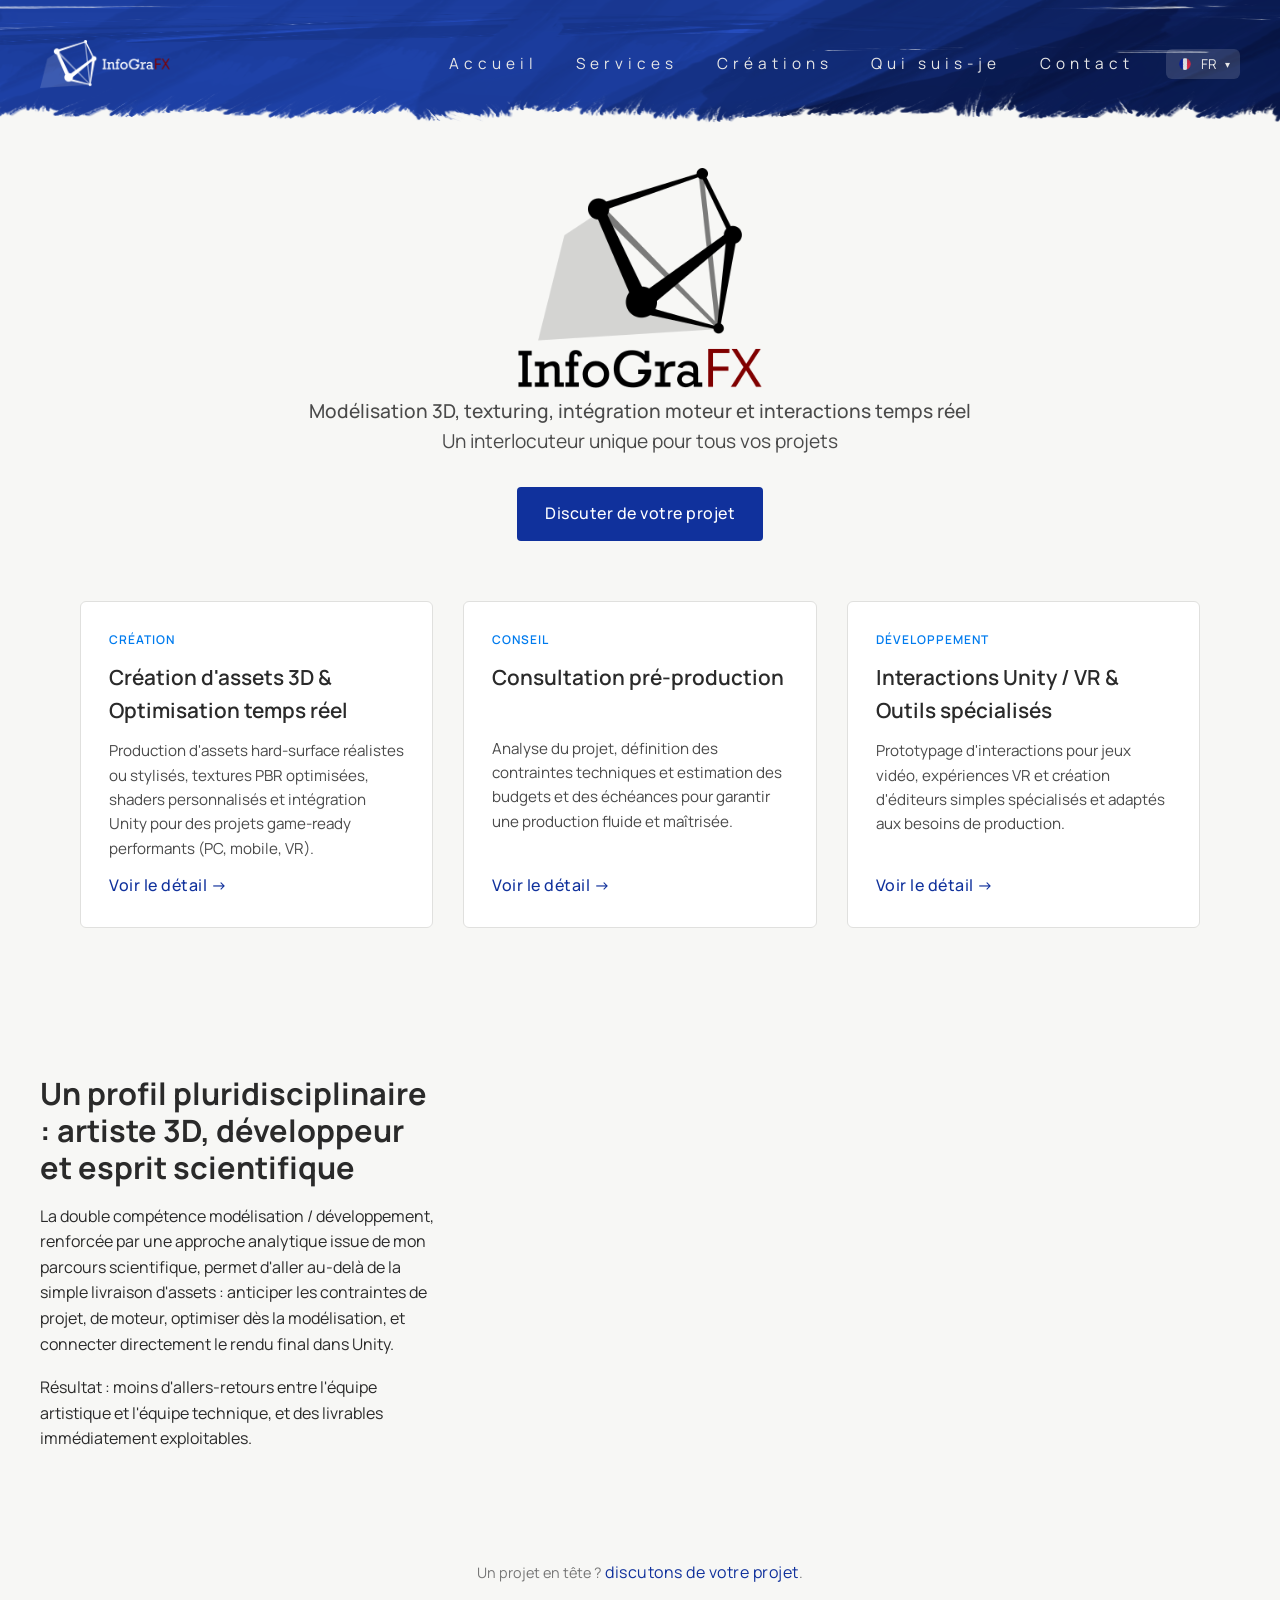
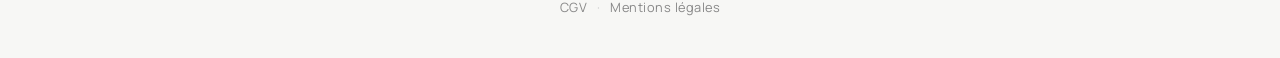
<file: index.html>
<!DOCTYPE html>
<html lang="fr">
<head>
    <meta charset="UTF-8">
    <meta name="viewport" content="width=device-width, initial-scale=1.0">
    <title>InfoGraFX - Modélisation 3D, Texturing & Développement Unity</title>
    <meta name="description" content="InfoGraFX conçoit des assets 3D, du texturing et des expériences interactives Unity pour le jeu vidéo, le cinéma et la publicité. Conseil, production et intégration technique.">

    <link rel="stylesheet" href="./css/styles.css">
    <link rel="stylesheet" href="./css/components/MediaBlock.css">
    <link rel="stylesheet" href="./css/components/Lightbox.css">
    <link href="https://fonts.googleapis.com/css2?family=Manrope:wght@300;400;500;600&display=swap" rel="stylesheet">
</head>

<body>

<header>
    <img src="./assets/Images/Logo/logo1BATD.png" class="minlogo" alt="InfoGraFX">
    <div class="headerRight">
        <nav>
            <a href="index.html" data-i18n="nav.home">Accueil</a>
            <a href="services.html" data-i18n="nav.services">Services</a>
            <a href="creations.html" data-i18n="nav.creations">Créations</a>
            <a href="apropos.html" data-i18n="nav.about">Qui suis-je</a>
            <a href="contact.html" data-i18n="nav.contact">Contact</a>
        </nav>
        <div class="langSwitch">
            <button type="button" class="langSwitchToggle" aria-haspopup="true" aria-expanded="false">
                <img src="./assets/Icons/lang_fr.png" alt="" class="flagIcon langCurrentFlag" onerror="this.style.display='none'" onload="this.style.display=''">
                <span class="langCurrent">FR</span>
                <span class="langCaret">▾</span>
            </button>
            <ul class="langMenu">
                <li><button type="button" class="langOption isActive" data-lang="fr"><img src="./assets/Icons/lang_fr.png" alt="" class="flagIcon" onerror="this.style.display='none'" onload="this.style.display=''"> Français</button></li>
                <li><button type="button" class="langOption" data-lang="en"><img src="./assets/Icons/lang_en.png" alt="" class="flagIcon" onerror="this.style.display='none'" onload="this.style.display=''"> English</button></li>
            </ul>
        </div>
    </div>
</header>

<section class="hero">
    <img src="./assets/Images/Logo/logo1NATB.png" class="logo">
    <p class="heroTagline" data-i18n="home.hero.tagline">Modélisation 3D, texturing, intégration moteur et interactions temps réel </p>
    <p data-i18n="home.hero.subtitle">Un interlocuteur unique pour tous vos projets</p>
    <a href="contact.html" class="heroCta" data-i18n="home.hero.cta">Discuter de votre projet</a>
</section>

<section class="pillars">
    <div class="pillarCard">
        <span class="pillarLabel" data-i18n="home.pillars.creation.label">Création</span>
        <h2 data-i18n="home.pillars.creation.title">Création d'assets 3D & Optimisation temps réel  </h2>
        <p data-i18n="home.pillars.creation.desc">Production d'assets hard-surface réalistes ou stylisés, textures PBR optimisées, shaders personnalisés et intégration Unity pour des projets game-ready performants (PC, mobile, VR).</p>
        <a href="services.html#creation" data-i18n="home.pillars.creation.link">Voir le détail →</a>
    </div>
    
    <div class="pillarCard">
        <span class="pillarLabel" data-i18n="home.pillars.conseil.label">Conseil</span>
        <h2 data-i18n="home.pillars.conseil.title">Consultation pré-production</h2>
        <p data-i18n="home.pillars.conseil.desc"> Analyse du projet, définition des contraintes techniques et estimation des budgets et des échéances pour garantir une production fluide et maîtrisée.</p>
        <a href="services.html#conseil" data-i18n="home.pillars.conseil.link">Voir le détail →</a>
    </div>
    <div class="pillarCard">
        <span class="pillarLabel" data-i18n="home.pillars.dev.label">Développement</span>
        <h2 data-i18n="home.pillars.dev.title">Interactions Unity / VR & Outils spécialisés</h2>
        <p data-i18n="home.pillars.dev.desc"> Prototypage d'interactions pour jeux vidéo, expériences VR et création d'éditeurs simples spécialisés et adaptés aux besoins de production.</p>
        <a href="services.html#dev" data-i18n="home.pillars.dev.link">Voir le détail →</a>
    </div>
</section>

<section class="mediaBlock mediaBlockAnimated mediaBlockFromRight">
    <div class="mediaBlockText">
        <h2 class="mediaBlockTitle" data-i18n="home.dualskills.title"> Un profil pluridisciplinaire : artiste 3D, développeur et esprit scientifique</h2>
        <p class="mediaBlockDescription" data-i18n="home.dualskills.desc1">La double compétence modélisation / développement, renforcée par une approche analytique issue de mon parcours scientifique, 
            permet d'aller au-delà de la simple livraison d'assets : anticiper les contraintes de projet, de moteur, optimiser dès la modélisation, et connecter directement le rendu final dans Unity.
</p>
        <p class="mediaBlockDescription" data-i18n="home.dualskills.desc2">Résultat : moins d'allers-retours entre l'équipe artistique et l'équipe technique, et des livrables immédiatement exploitables.</p>
    </div>
    <div class="mediaBlockMediaGroup mediaBlockMediaGroupSingle animated-image">
        <img src="./assets/Images/UnityProjects/QuebecTour360/dualskills.png" class="mediaBlockMedia">
    </div>
</section>

<footer>
    <p data-i18n="home.footer.cta">Un projet en tête ? <a class= footerLink href="contact.html" data-i18n="home.footer.ctaLink">discutons de votre projet</a>.</p>
    <p class="footerLegal">
        <a href="cvg.html" data-i18n="footer.cgv">CGV</a>
        <span>·</span>
        <a href="mentions-legales.html" data-i18n="footer.legal">Mentions légales</a>
    </p>
</footer>

<script type="module" src="./js/components/navToggle.js"></script>
<script type="module" src="./js/components/i18n.js"></script>
<script type="module" src="./js/main.js"></script>

</body>
</html>
</file>
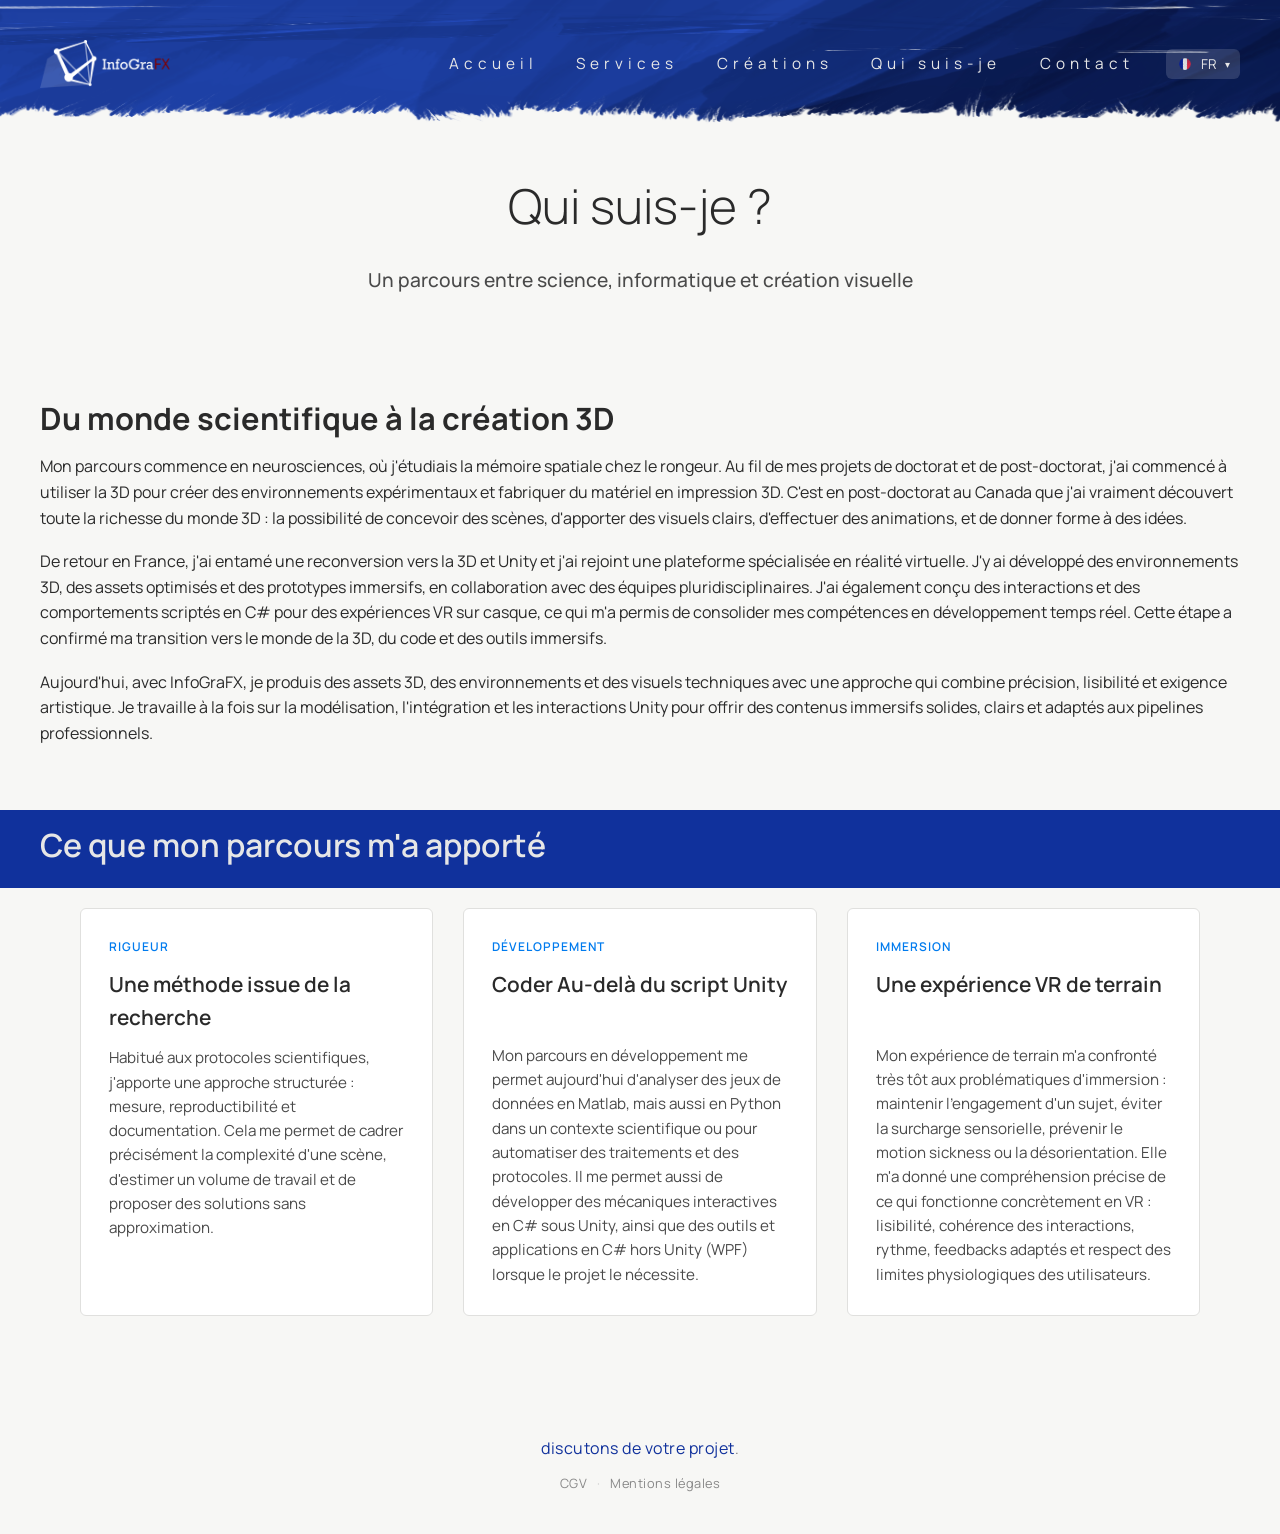
<file: apropos.html>
<!DOCTYPE html>
<html lang="fr">

<head>
    <meta charset="UTF-8">
    <meta name="viewport" content="width=device-width, initial-scale=1.0">
    <title>Qui suis-je – InfoGraFX</title>
    <meta name="description"
        content="Parcours de François-Xavier Michon, fondateur d'InfoGraFX : des neurosciences à la 3D, la VR et le développement Unity.">

    <link rel="stylesheet" href="css/styles.css">
    <link rel="stylesheet" href="css/components/MediaBlock.css">
    <link rel="stylesheet" href="css/components/Lightbox.css">
    <link href="https://fonts.googleapis.com/css2?family=Manrope:wght@300;400;500;600&display=swap" rel="stylesheet">
</head>

<body>
<header>
    <img src="./assets/Images/Logo/logo1BATD.png" class="minlogo" alt="InfoGraFX">
    <div class="headerRight">
        <nav>
            <a href="index.html" data-i18n="nav.home">Accueil</a>
            <a href="services.html" data-i18n="nav.services">Services</a>
            <a href="creations.html" data-i18n="nav.creations">Créations</a>
            <a href="apropos.html" data-i18n="nav.about">Qui suis-je</a>
            <a href="contact.html" data-i18n="nav.contact">Contact</a>
        </nav>
        <div class="langSwitch">
            <button type="button" class="langSwitchToggle" aria-haspopup="true" aria-expanded="false">
                <img src="./assets/Icons/lang_fr.png" alt="" class="flagIcon langCurrentFlag" onerror="this.style.display='none'" onload="this.style.display=''">
                <span class="langCurrent">FR</span>
                <span class="langCaret">▾</span>
            </button>
            <ul class="langMenu">
                <li><button type="button" class="langOption isActive" data-lang="fr"><img src="./assets/Icons/lang_fr.png" alt="" class="flagIcon" onerror="this.style.display='none'" onload="this.style.display=''"> Français</button></li>
                <li><button type="button" class="langOption" data-lang="en"><img src="./assets/Icons/lang_en.png" alt="" class="flagIcon" onerror="this.style.display='none'" onload="this.style.display=''"> English</button></li>
            </ul>
        </div>
    </div>
</header>

    <section class="hero">
        <h1 data-i18n="about.hero.title">Qui suis-je ?</h1>
        <!-- <p class="heroTagline">Un parcours parti des neurosciences, arrivé à la 3D et au développement Unity par la recherche immersive.</p> -->
        <p data-i18n="about.hero.tagline" class="heroTagline"> Un parcours entre science, informatique et création visuelle</p>
    </section>

    <section class="mediaBlock mediaBlockAnimated mediaBlockFromRight">
        <div class="mediaBlockText">
            <!-- <h2 class="mediaBlockTitle">Un chercheur devenu artisan du visuel et du code</h2> -->
            <h2 data-i18n=about.intro.title class="mediaBlockTitle">Du monde scientifique à la création 3D</h2>
            <!-- <p class="mediaBlockDescription">Mon parcours a commencé en neurosciences et déjà lié à l'étude de la réalitée virtuelle sur animaux. Lors de mon post-doctorat, j'ai continuer de découvrir la puissance la richesse de la création 3D et des environnements immersifs - une passion qui ne m'a plus quitté depuis.</p>
        <p class="mediaBlockDescription">De retour en France, j'ai travaillé au sein d'une plateforme de recherche spécialisée en VR, où j'ai consolidé mes compétences en modélisation, intégration technique et programmation, au contact d'exigences scientifiques strictes.</p>
        <p class="mediaBlockDescription">Basé à Marseille, je conçois aujourd'hui sous InfoGraFX des assets 3D, des scènes et des interactions qui mêlent rigueur technique et sensibilité visuelle.</p> -->

            <p data-i18n=about.intro.desc1 class="mediaBlockDescription">Mon parcours commence en neurosciences, où j'étudiais la mémoire spatiale
                chez le rongeur.
                Au fil de mes projets de doctorat et de post-doctorat, j'ai commencé à utiliser la 3D pour créer des
                environnements
                expérimentaux et fabriquer du matériel en impression 3D.
                C'est en post-doctorat au Canada que j'ai vraiment découvert toute la richesse du monde 3D : la
                possibilité de concevoir des scènes, d'apporter des visuels clairs, d'effectuer des animations,
                et de donner forme à des idées.

            <p data-i18n=about.intro.desc2> De retour en France, j'ai entamé une reconversion vers la 3D et Unity et j'ai rejoint une plateforme
                spécialisée en réalité virtuelle.
                J'y ai développé des environnements 3D, des assets optimisés et des prototypes immersifs, en
                collaboration avec des équipes pluridisciplinaires.
                J'ai également conçu des interactions et des comportements scriptés en C# pour des expériences VR sur
                casque, ce qui m'a permis de consolider mes compétences en développement temps réel.
                Cette étape a confirmé ma transition vers le monde de la 3D, du code et des outils immersifs.
            </p>
            <p data-i18n=about.intro.desc3 class="mediaBlockDescription"> Aujourd'hui, avec InfoGraFX, je produis des assets 3D, des environnements
                et des visuels
                techniques avec une approche qui combine précision, lisibilité et exigence artistique. Je travaille à la
                fois sur
                la modélisation, l'intégration et les interactions Unity pour offrir des contenus immersifs solides,
                clairs et adaptés aux
                pipelines professionnels.
            </p>
        </div>
        <!-- <img src="assets/Images/ProfilePhoto.png" class="mediaBlockMedia animated-image"> -->
    </section>

    <h2 data-i18n=about.pillars.title class="sectionTitle" >Ce que mon parcours m'a apporté</h2>

    <section class="pillars">
        <div class="pillarCard">
            <span data-i18n=about.pillars.rigueur.label class="pillarLabel">Rigueur</span>
            <h2 data-i18n=about.pillars.rigueur.title >Une méthode issue de la recherche</h2>
            <p data-i18n=about.pillars.rigueur.desc>
                Habitué aux protocoles scientifiques, j'apporte une approche structurée : mesure, reproductibilité et
                documentation.
                Cela me permet de cadrer précisément la complexité d'une scène, d'estimer un volume de travail et de
                proposer des
                solutions sans approximation.
            </p>
        </div>
        <div class="pillarCard">
            <span data-i18n=about.pillars.dev.label class="pillarLabel">Développement</span>
            <h2 data-i18n=about.pillars.dev.title>Coder Au-delà du script Unity</h2>
            <p data-i18n=about.pillars.dev.desc>
                Mon parcours en développement me permet aujourd'hui d'analyser des jeux de données en Matlab, mais aussi
                en Python dans un contexte scientifique ou pour automatiser des traitements et des protocoles.
                Il me permet aussi de développer des mécaniques interactives en C# sous Unity, ainsi que des outils et
                applications en C# hors Unity (WPF) lorsque le projet le nécessite.
            </p>
        </div>
        <div class="pillarCard">
            <span data-i18n=about.pillars.immersion.label class="pillarLabel">Immersion</span>
            <h2 data-i18n=about.pillars.immersion.title>Une expérience VR de terrain</h2>
            <p data-i18n=about.pillars.immersion.desc>
                Mon expérience de terrain m'a confronté très tôt aux problématiques d'immersion : maintenir l'engagement
                d'un sujet, éviter la surcharge sensorielle, prévenir le motion sickness ou la désorientation.
                Elle m'a donné une compréhension précise de ce qui fonctionne concrètement en VR : lisibilité, cohérence
                des interactions, rythme, feedbacks adaptés et respect des limites physiologiques des utilisateurs.

            </p>
        </div>
    </section>

    <footer>
        <p data-i18n=about.footer.cta> <a class= footerLink data-i18n=about.footer.ctaLink href="contact.html">discutons de votre projet</a>.</p>
                <p class="footerLegal">
            <a href="cvg.html" data-i18n="footer.cgv">CGV</a>
            <span>·</span>
            <a href="mentions-legales.html" data-i18n="footer.legal">Mentions légales</a>
        </p>
    </footer>

    <script type="module" src="./js/components/navToggle.js"></script>
    <script type="module" src="./js/components/i18n.js"></script>
    <script type="module" src="js/main.js"></script>

</body>

</html>
</file>
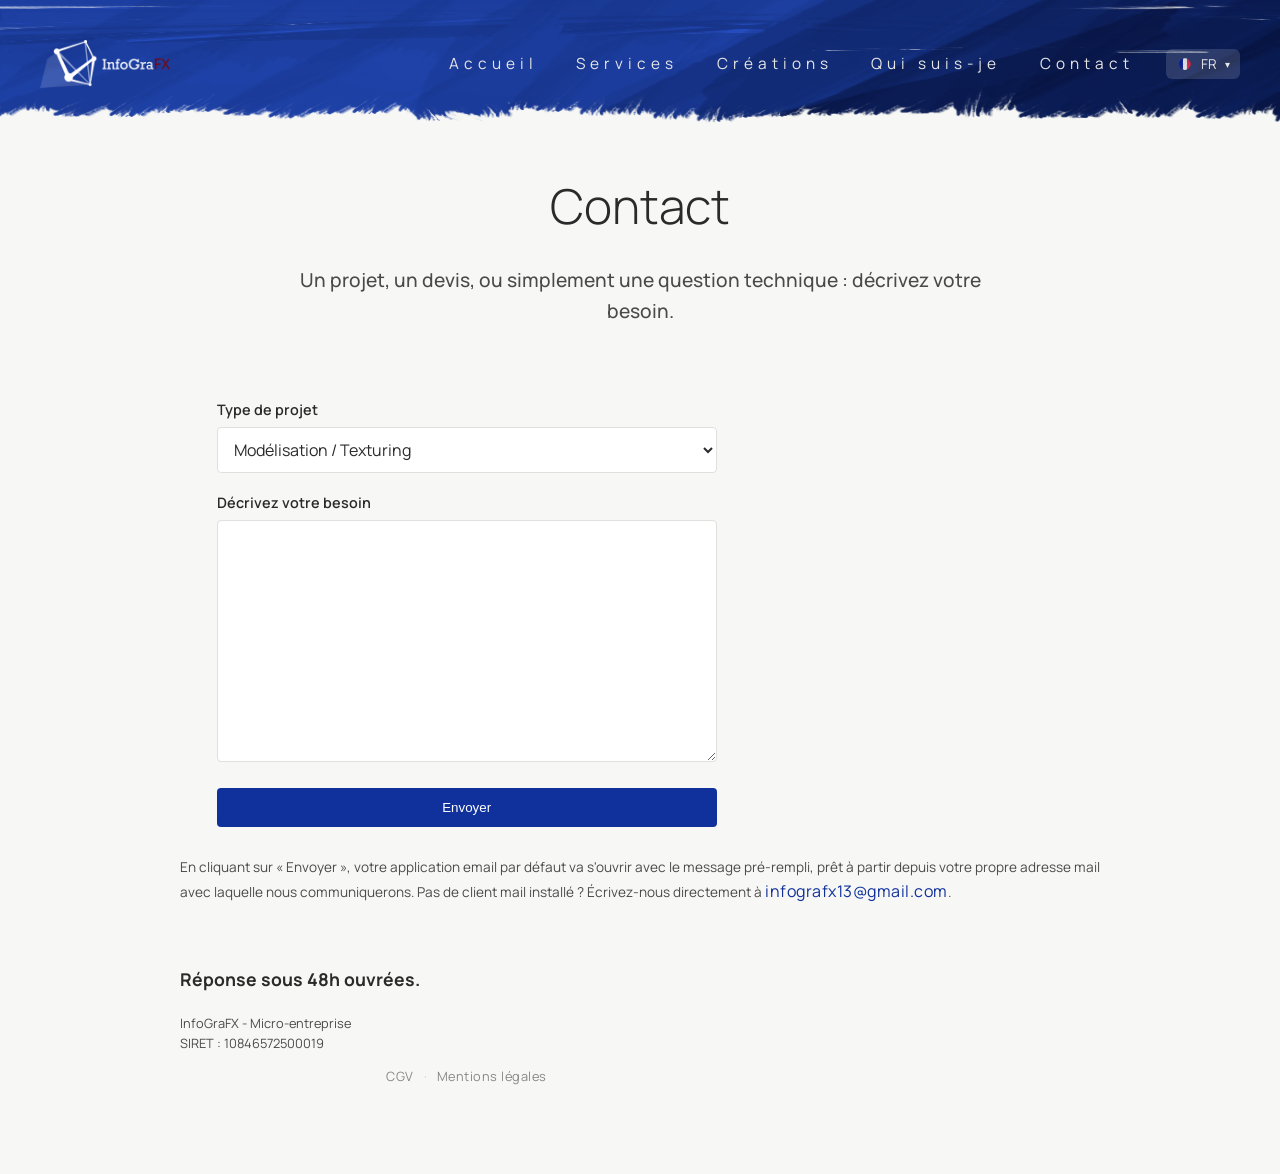
<file: contact.html>
<!DOCTYPE html>
<html lang="fr">
<head>
    <meta charset="UTF-8">
    <meta name="viewport" content="width=device-width, initial-scale=1.0">
    <title>Contact – InfoGraFX</title>
    <meta name="description" content="Contactez InfoGraFX pour un devis de modélisation 3D, texturing ou développement Unity.">

    <link rel="stylesheet" href="./css/styles.css">
    <link href="https://fonts.googleapis.com/css2?family=Manrope:wght@300;400;500;600&display=swap" rel="stylesheet">
</head>

<body>
<header>            
    <img src="./assets/Images/Logo/logo1BATD.png" class="minlogo" alt="InfoGraFX">
    <div class="headerRight">
        <nav>
            <a href="index.html" data-i18n="nav.home">Accueil</a>
            <a href="services.html" data-i18n="nav.services">Services</a>
            <a href="creations.html" data-i18n="nav.creations">Créations</a>
            <a href="apropos.html" data-i18n="nav.about">Qui suis-je</a>
            <a href="contact.html" data-i18n="nav.contact">Contact</a>
        </nav>
        <div class="langSwitch">
            <button type="button" class="langSwitchToggle" aria-haspopup="true" aria-expanded="false">
                <img src="./assets/Icons/lang_fr.png" alt="" class="flagIcon langCurrentFlag" onerror="this.style.display='none'" onload="this.style.display=''">
                <span class="langCurrent">FR</span>
                <span class="langCaret">▾</span>
            </button>
            <ul class="langMenu">
                <li><button type="button" class="langOption isActive" data-lang="fr"><img src="./assets/Icons/lang_fr.png" alt="" class="flagIcon" onerror="this.style.display='none'" onload="this.style.display=''"> Français</button></li>
                <li><button type="button" class="langOption" data-lang="en"><img src="./assets/Icons/lang_en.png" alt="" class="flagIcon" onerror="this.style.display='none'" onload="this.style.display=''"> English</button></li>
            </ul>
        </div>
    </div>
</header>

<section class="hero">
    <h1 data-i18n="contact.hero.title">Contact</h1>
    <p class="heroTagline" data-i18n="contact.hero.tagline">Un projet, un devis, ou simplement une question technique : décrivez votre besoin.</p>
</section>

<section class="contactWrapper">
    <!-- Solution temporaire sans service tiers : ouvre le client mail du visiteur
         avec les champs pré-remplis. Limite : ne fonctionne que si un client mail
         est configuré sur l'appareil (peut ne rien faire sur certains mobiles/webmail). -->
    <form class="contactForm" action="mailto:infografx13@gmail.com" method="POST" enctype="text/plain">
        <label for="projectType" data-i18n="contact.form.projectType">Type de projet</label>
        <select id="projectType" name="Type_de_projet">
            <option data-i18n="contact.form.option.modeling">Modélisation / Texturing </option>
            <option data-i18n="contact.form.option.dev">Développement Unity / Outils / VR</option>
            <option data-i18n="contact.form.option.conseil"> Conseil / Cadrage de projet</option>
            <option data-i18n="contact.form.option.other">Autre</option>
        </select>

        <label for="message" data-i18n="contact.form.message">Décrivez votre besoin</label>
        <textarea id="message" name="Message" rows="10" required></textarea>

        <button type="submit" data-i18n="contact.form.submit">Envoyer</button>
    </form>

    <p class="mailtoNote" data-i18n="contact.mailtoNote">En cliquant sur « Envoyer », votre application email par défaut va s'ouvrir avec le message pré-rempli, prêt à partir depuis votre propre adresse mail avec laquelle nous communiquerons. Pas de client mail installé ? Écrivez-nous directement à <a class= footerLink href="mailto:infografx13@gmail.com">infografx13@gmail.com</a>.</p>

    <div class="contactInfo">
        <h2 data-i18n="contact.info.title">Réponse sous 48h ouvrées.</h2>
        <p class="legalNote">InfoGraFX - Micro-entreprise <br>
            SIRET : 10846572500019</p>
        <p class="footerLegal">
            <a href="cvg.html" data-i18n="footer.cgv">CGV</a>
            <span>·</span>
            <a href="mentions-legales.html" data-i18n="footer.legal">Mentions légales</a>
        </p>
    </div>
</section>

<script type="module" src="./js/components/navToggle.js"></script>
<script type="module" src="./js/components/i18n.js"></script>
<script type="module" src="./js/components/contactForm.js"></script>

</body>
</html>
</file>
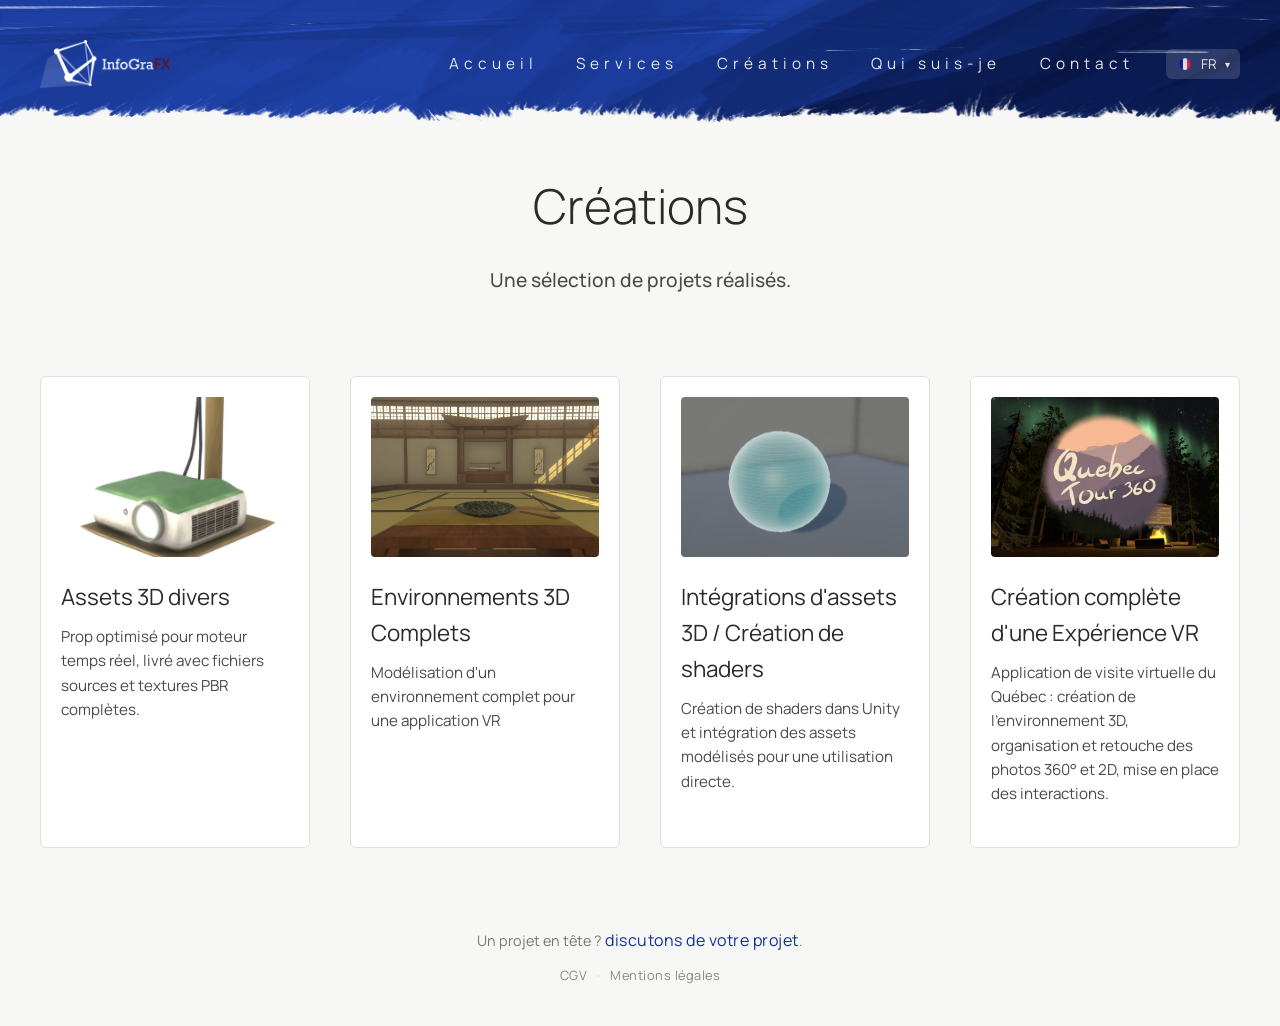
<file: creations.html>
<!DOCTYPE html>
<html lang="fr">

<head>
    <meta charset="UTF-8">
    <meta name="viewport" content="width=device-width, initial-scale=1.0">
    <title>Créations – InfoGraFX</title>
    <meta name="description"
        content="Portfolio de modélisation 3D, texturing et intégrations Unity réalisées par InfoGraFX.">

    <link rel="stylesheet" href="./css/styles.css">
    <link rel="stylesheet" href="./css/components/Lightbox.css">
    <link href="https://fonts.googleapis.com/css2?family=Manrope:wght@300;400;500;600&display=swap" rel="stylesheet">
</head>

<body>
    <header>
        <img src="./assets/Images/Logo/logo1BATD.png" class="minlogo" alt="InfoGraFX">
        <div class="headerRight">
            <nav>
                <a href="index.html" data-i18n="nav.home">Accueil</a>
                <a href="services.html" data-i18n="nav.services">Services</a>
                <a href="creations.html" data-i18n="nav.creations">Créations</a>
                <a href="apropos.html" data-i18n="nav.about">Qui suis-je</a>
                <a href="contact.html" data-i18n="nav.contact">Contact</a>
            </nav>
            <div class="langSwitch">
                <button type="button" class="langSwitchToggle" aria-haspopup="true" aria-expanded="false">
                    <img src="./assets/Icons/lang_fr.png" alt="" class="flagIcon langCurrentFlag" onerror="this.style.display='none'" onload="this.style.display=''">
                    <span class="langCurrent">FR</span>
                    <span class="langCaret">▾</span>
                </button>
                <ul class="langMenu">
                    <li><button type="button" class="langOption isActive" data-lang="fr"><img src="./assets/Icons/lang_fr.png" alt="" class="flagIcon" onerror="this.style.display='none'" onload="this.style.display=''"> Français</button></li>
                    <li><button type="button" class="langOption" data-lang="en"><img src="./assets/Icons/lang_en.png" alt="" class="flagIcon" onerror="this.style.display='none'" onload="this.style.display=''"> English</button></li>
                </ul>
            </div>
        </div>
    </header>

    <section class="hero">
        <h1 data-i18n="creations.hero.title">Créations</h1>
        <p class="heroTagline" data-i18n="creations.hero.tagline">Une sélection de projets réalisés.</p>
    </section>

    <section class="cards">
        <div class="card">
            <img src="./assets/Images/3D/Objects/Retroprojector.png" alt="Vidéoprojecteur 3D game-ready">
            <h2 data-i18n="creations.card1.title">Assets 3D divers</h2>
            <p data-i18n="creations.card1.desc">Prop optimisé pour moteur temps réel, livré avec fichiers sources et textures PBR complètes.</p>
            <script type="application/json" class="cardGallery">
        [
            {"src": "./assets/Images/3D/Objects/Retroprojector.png", "alt": "Retroprojecteur", "caption": "Retroprojecteur : Style stylisé"},
            {"src": "./assets/Images/3D/Objects/BronzeBowl.png", "alt": "Bol en Bronze", "caption": "Bol en Bronze : Style réaliste"},
            {"src": "./assets/Images/3D/Objects/poubelle2.png", "alt": "Poubelle", "caption": "Poubelle : Style réaliste, wireframe superposé"},
            {"src": "./assets/Images/3D/Objects/BallLaunccher_TableTennis.png", "alt": "Lanceur de balles de ping pong", "caption": "Lanceur de balles de ping pong : Style semi-réaliste"},
            {"src": "./assets/Images/3D/Objects/table denuit.png", "alt": "Table de nuit", "caption": "Table de nuit : Style réaliste"},
            {"src": "./assets/Images/3D/Objects/m_speaker.png", "alt": "Haut parleur", "caption": "Haut parleur Style stylisé"},
            {"src": "./assets/Images/3D/Objects/degauchisseuse.png", "alt": "Dégauchisseuse", "caption": "Dégauchisseuse : Style réaliste"}
        ]
        </script>
        </div>
        <div class="card">
            <img src="./assets/Images/3D/Dojo/Dojo8.jpg" alt="Environnement 3D d'un dojo pour application VR">
            <h2 data-i18n="creations.card2.title">Environnements 3D Complets </h2>
            <p data-i18n="creations.card2.desc">Modélisation d'un environnement complet pour une application VR </p>
            <script type="application/json" class="cardGallery">
        [
            {"src": "./assets/Images/3D/Dojo/Dojo8.jpg", "alt": "Dojo - vue 1", "caption": "Dojo : Rendu final, vue d'ensemble."},
            {"src": "./assets/Images/3D/Dojo/Dojo1.jpg", "alt": "Dojo - vue 2", "caption": "Dojo : Vue d'ensemble, vue de face"},
            {"src": "./assets/Images/3D/Dojo/Dojo3.jpg", "alt": "Dojo - vue 3", "caption": "Dojo : Vue d'ensemble, coté gauche"},
            {"src": "./assets/Images/3D/Dojo/Dojo6.jpg", "alt": "Dojo - vue 4", "caption": "Dojo : Vue d'ensemble, coté droit"},
            {"src": "./assets/Images/3D/Environnements/Gym1.1.png", "alt": "Gym 1 - vue 1", "caption": "Salle de Gym 1"},
            {"src": "./assets/Images/3D/Environnements/Gym1.2.png", "alt": "Gym 1 - vue 2", "caption": "Salle de Gym 1"},
            {"src": "./assets/Images/3D/Environnements/Gym2.1.png", "alt": "Gym 2 - vue 1", "caption": "Salle de Gym 2"},
            {"src": "./assets/Images/3D/Environnements/Gym2.2.png", "alt": "Gym 2 - vue 2", "caption": "Salle de Gym 2"}
        ]
        </script>
        </div>
<!--         
        <div class="card">
            <img src="./assets/Images/3D/TelegraphTransmitterAndBox/rendu7.png"
                alt="Reconstruction 3D d'un poste télégraphique - vue d'ensemble">
            <h2>Reconstruction 3D - Poste télégraphique</h2>
            <p>Modélisation à partir d'images et de relevés photogrammétriques, retopologie et texturing PBR pour un
                rendu haute fidélité.</p>
            <!-- Ajoute ici d'autres rendus du même projet : chaque entrée devient une vue navigable dans la galerie -->
            <script type="application/json" class="cardGallery">
        [
            {"src": "./assets/Images/3D/TelegraphTransmitterAndBox/rendu7.png", "alt": "Poste télégraphique - vue d'ensemble", "caption": "Rendu final, vue d'ensemble."},
            {"src": "./assets/Images/3D/TelegraphTransmitterAndBox/rendu9.png", "alt": "Poste télégraphique - détail", "caption": "Rendu final, gros plan"},
            {"src": "./assets/Images/3D/TelegraphTransmitterAndBox/rendu10.png", "alt": "Poste télégraphique - détail", "caption": "Rendu final, gros plan"},
            {"src": "./assets/Images/3D/TelegraphTransmitterAndBox/rendu13&Wire.png", "alt": "Poste télégraphique - détail", "caption": "Rendu final, ajout de wirframe superposé"}
        ]
        </script>

        </div> 

        <div class="card">
            <img src="./assets/Images/3D/Shaders/HolographicShader.gif" alt="Shader d'hologramme animé dans Unity">
            <h2> Intégrations d'assets 3D / Création de shaders</h2>
            <p>Création de shaders dans Unity et intégration des assets modélisés pour une utilisation directe.</p>
            <script type="application/json" class="cardGallery">
        [
            {"src": "./assets/Images/3D/Shaders/HolographicShader.gif", "alt": "Hologramme", "caption": "Hologramme : Shader avec differentes options et paramètres: glitch, noise, stripes"},
            {"src": "./assets/Images/3D/Shaders/GrassShader.gif", "alt": "Vent dans l'herbe", "caption": "Vent dans l'herbe : Shader stylisé"}
        ]
                </script>

        </div>

        <!-- <div class="card">
            <img src="./assets/Images/BeadStudio/BeadStudioIserPaintAndMirror.gif"
                alt="Interface du logiciel BeadStudio pour dessiner des patterns de bracelet">
            <h2>Logiciel de création de pattern de bracelet - BeadStudio </h2>
            <p>Application C# (WPF) avec peinture, sauvegarde, annulation, gestion du nombre de rangées, gestionnaire de
                couleurs et de librairies, entre autres fonctionnalités.</p>
            <script type="application/json" class="cardGallery">

                            [
            {"src": "./assets/Images/BeadStudio/BeadStudioIserPaintAndMirror.gif", "alt": "BeadStudio - peinture et mirroir", "caption": "Mode mirroir pour creation plus rapide d'un pattern"},
            {"src": "./assets/Images/BeadStudio/BeadStudioIserEditRowColSize.gif", "alt": "BeadStudio - Edition du nombre de lignes", "caption": "modification du pattern (nombre de lignes et de colonnes)"},
            {"src": "./assets/Images/BeadStudio/BeadStudioCtrlZ.gif", "alt": "BeadStudio - Ctrl + Z", "caption": "Gestionnaire d'historique d'action "},
            {"src": "./assets/Images/BeadStudio/BeadCatalogManager.gif", "alt": "BeadStudio - Catalogue de perles", "caption": "possibilité de se créer un catalogue de reference, pour mieux gerer son stock"},
            {"src": "./assets/Images/BeadStudio/BeadStudioIserChangeDisposalBeadType.gif", "alt": "BeadStudio - disposition du pattern", "caption": "possibilité de changer le type de disposition des perles"}
        ]
                </script>

        </div> -->

        <div class="card">
            <img src="./assets/Images/UnityProjects/QuebecTour360/QuebecTour360Miniature2.png"
                alt="Interface de l'application de visite virtuelle Québec Tour 360">
            <h2 data-i18n="creations.card3.title">Création complète d'une Expérience VR</h2>
            <p data-i18n="creations.card3.desc">Application de visite virtuelle du Québec : création de l'environnement 3D, organisation et retouche des
                photos 360° et 2D, mise en place des interactions.</p>
            <!-- Ajoute ici d'autres captures du même projet -->
            <script type="application/json" class="cardGallery">
        [
            {"src": "./assets/Images/UnityProjects/QuebecTour360/QuebecTour360Miniature2.png", "alt": "Québec Tour 360 - Miniature", "caption": "Aperçu général de l'application."},
            {"src": "./assets/Images/UnityProjects/QuebecTour360/Capture0.png", "alt": "Québec Tour 360 - vue 1", "caption": "Capture d'écran du menu de départ"},
            {"src": "./assets/Images/UnityProjects/QuebecTour360/Capture1.png", "alt": "Québec Tour 360 - vue 2", "caption": "Capture du niveau de menu"},
            {"src": "./assets/Images/UnityProjects/QuebecTour360/Capture3.png", "alt": "Québec Tour 360 - vue 3", "caption": "Capture d'écran du niveau visite virtuelle 360"},
            {"src": "./assets/Images/UnityProjects/QuebecTour360/Capture8.png", "alt": "Québec Tour 360 - vue 4", "caption": "en direction vers le musée animalier"},
            {"src": "./assets/Images/UnityProjects/QuebecTour360/Capture9.png", "alt": "Québec Tour 360 - vue 5", "caption": "Capture d'écran du niveau musée animalier"},
            {"src": "./assets/Images/UnityProjects/QuebecTour360/Capture12.png", "alt": "Québec Tour 360 - vue 6", "caption": "Vue d'ensemble du niveau du musée animalier"}
        ]
        </script>
        </div>
    </section>

    <footer>
        <p data-i18n="creations.footer.cta">Un projet en tête ? <a class= footerLink href="contact.html" data-i18n="creations.footer.ctaLink">discutons de votre projet</a>.</p>
        <p class="footerLegal">
            <a href="cvg.html" data-i18n="footer.cgv">CGV</a>
            <span>·</span>
            <a href="mentions-legales.html" data-i18n="footer.legal">Mentions légales</a>
        </p>
    </footer>

    <script type="module" src="./js/components/navToggle.js"></script>
    <script type="module" src="./js/components/i18n.js"></script>
    <script type="module" src="./js/main.js"></script>

</body>

</html>
</file>
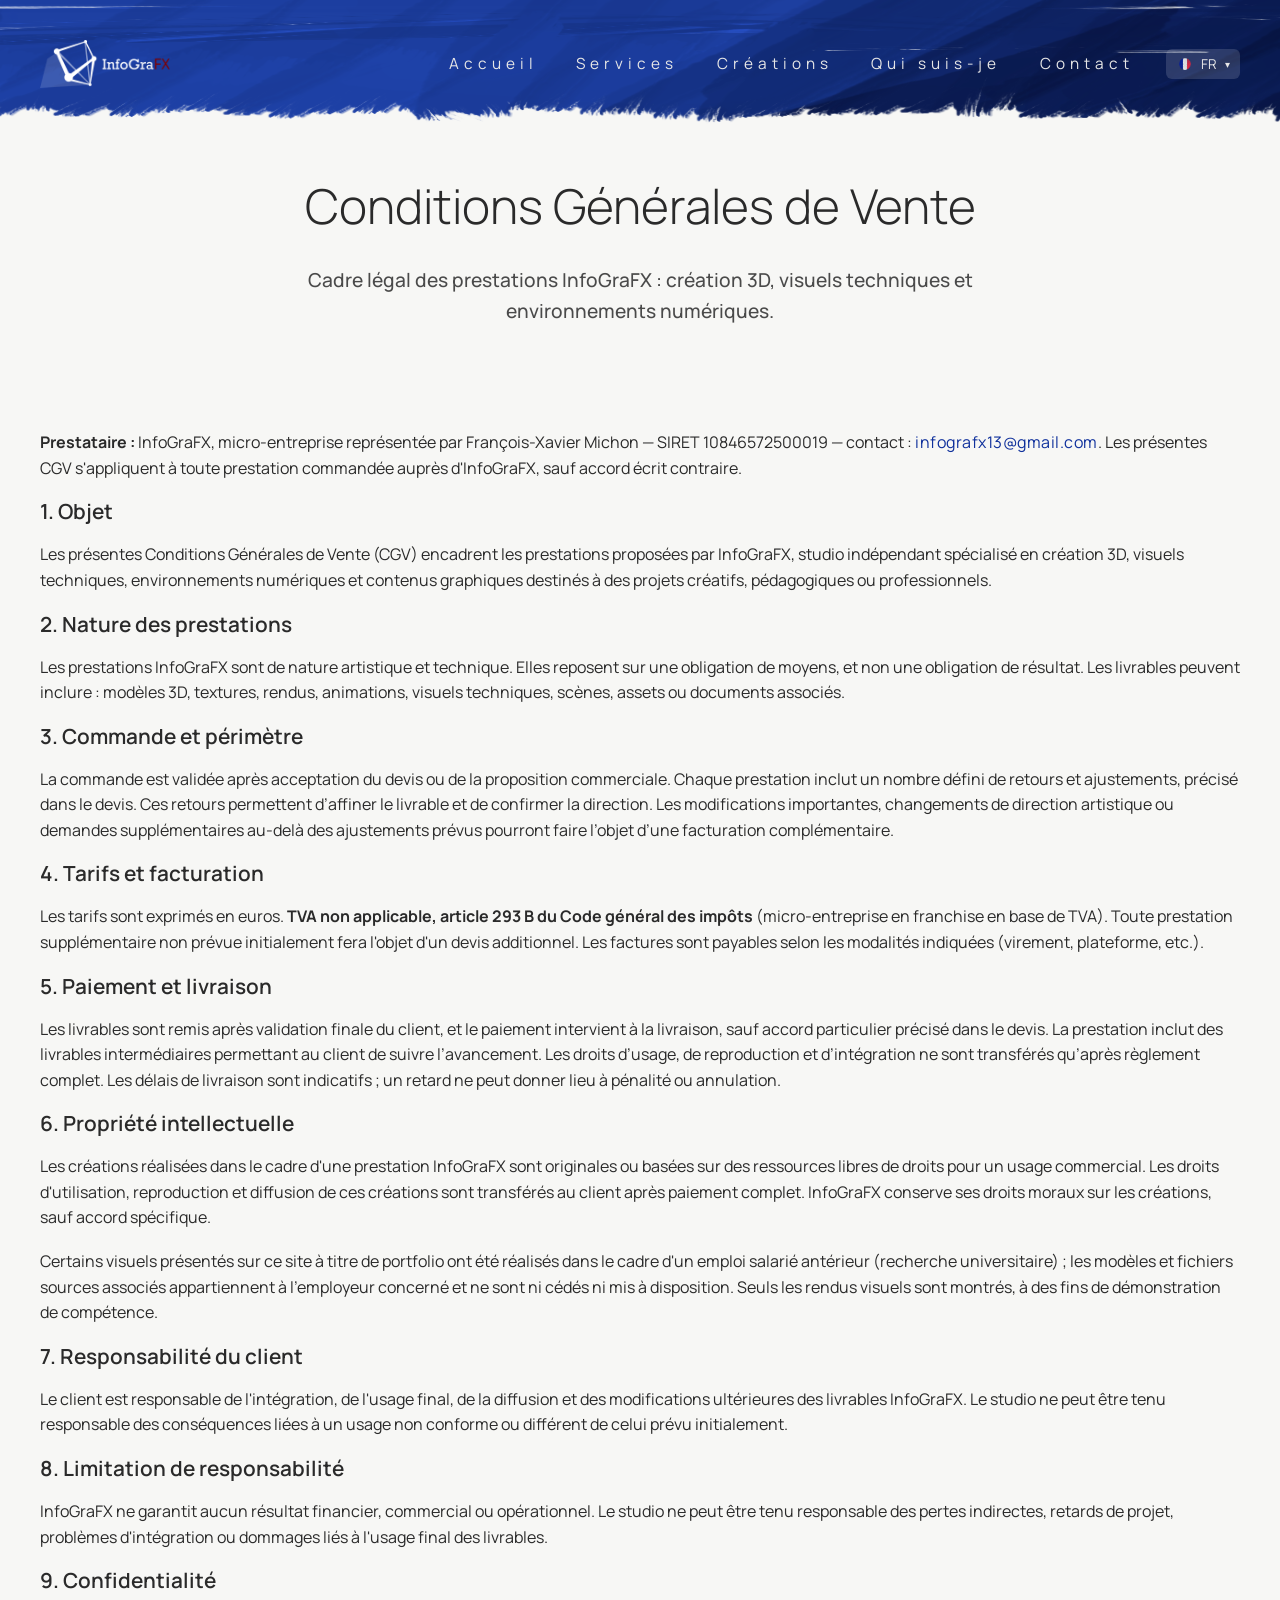
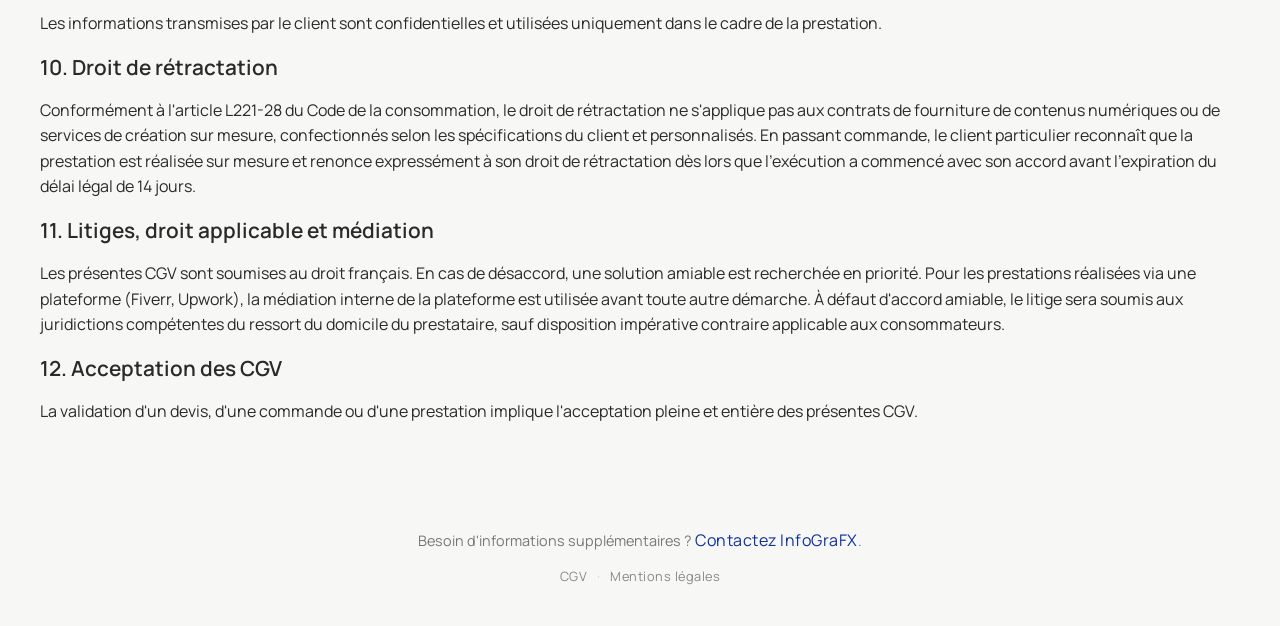
<file: cvg.html>
<!DOCTYPE html>
<html lang="fr">
<head>
    <meta charset="UTF-8">
    <meta name="viewport" content="width=device-width, initial-scale=1.0">
    <title>Conditions Générales de Vente – InfoGraFX</title>
    <meta name="description" content="Conditions Générales de Vente d'InfoGraFX, studio indépendant spécialisé en création 3D et visuels techniques.">

    <link rel="stylesheet" href="./css/styles.css">
    <link rel="stylesheet" href="./css/components/MediaBlock.css">
    <link rel="stylesheet" href="./css/components/Lightbox.css">
    <link href="https://fonts.googleapis.com/css2?family=Manrope:wght@300;400;500;600&display=swap" rel="stylesheet">
</head>

<body>
<header>            
    <img src="./assets/Images/Logo/logo1BATD.png" class="minlogo" alt="InfoGraFX">
    <div class="headerRight">
        <nav>
            <a href="index.html" data-i18n="nav.home">Accueil</a>
            <a href="services.html" data-i18n="nav.services">Services</a>
            <a href="creations.html" data-i18n="nav.creations">Créations</a>
            <a href="apropos.html" data-i18n="nav.about">Qui suis-je</a>
            <a href="contact.html" data-i18n="nav.contact">Contact</a>
        </nav>
        <div class="langSwitch">
            <button type="button" class="langSwitchToggle" aria-haspopup="true" aria-expanded="false">
                <img src="./assets/Icons/lang_fr.png" alt="" class="flagIcon langCurrentFlag" onerror="this.style.display='none'" onload="this.style.display=''">
                <span class="langCurrent">FR</span>
                <span class="langCaret">▾</span>
            </button>
            <ul class="langMenu">
                <li><button type="button" class="langOption isActive" data-lang="fr"><img src="./assets/Icons/lang_fr.png" alt="" class="flagIcon" onerror="this.style.display='none'" onload="this.style.display=''"> Français</button></li>
                <li><button type="button" class="langOption" data-lang="en"><img src="./assets/Icons/lang_en.png" alt="" class="flagIcon" onerror="this.style.display='none'" onload="this.style.display=''"> English</button></li>
            </ul>
        </div>
    </div>
</header>

<section class="hero">
    <h1 data-i18n="cgv.hero.title">Conditions Générales de Vente</h1>
    <p class="heroTagline" data-i18n="cgv.hero.tagline">Cadre légal des prestations InfoGraFX : création 3D, visuels techniques et environnements numériques.</p>
</section>

<section class="mediaBlock mediaBlockAnimated mediaBlockFromRight">
    <div class="mediaBlockText">
        <p class="mediaBlockDescription" data-i18n="cgv.intro">
            <strong>Prestataire :</strong> InfoGraFX, micro-entreprise représentée par François-Xavier Michon — SIRET 10846572500019 — contact : <a class= footerLink href="mailto:infografx13@gmail.com">infografx13@gmail.com</a>. Les présentes CGV s'appliquent à toute prestation commandée auprès d'InfoGraFX, sauf accord écrit contraire.
        </p>

        <h2 class="mediaBlockSubTitle" id="objet" data-i18n="cgv.s1.title">1. Objet</h2>
        <p class="mediaBlockDescription" data-i18n="cgv.s1.desc">
            Les présentes Conditions Générales de Vente (CGV) encadrent les prestations proposées par InfoGraFX, studio indépendant spécialisé en création 3D, visuels techniques, environnements numériques et contenus graphiques destinés à des projets créatifs, pédagogiques ou professionnels.
        </p>

        <h2 class="mediaBlockSubTitle" id="nature" data-i18n="cgv.s2.title">2. Nature des prestations</h2>
        <p class="mediaBlockDescription" data-i18n="cgv.s2.desc">
            Les prestations InfoGraFX sont de nature artistique et technique. Elles reposent sur une obligation de moyens, et non une obligation de résultat. Les livrables peuvent inclure : modèles 3D, textures, rendus, animations, visuels techniques, scènes, assets ou documents associés.
        </p>

        <h2 class="mediaBlockSubTitle" id="commande" data-i18n="cgv.s3.title">3. Commande et périmètre</h2>
        <p class="mediaBlockDescription" data-i18n="cgv.s3.desc">
            La commande est validée après acceptation du devis ou de la proposition commerciale. Chaque prestation inclut un nombre défini de retours et ajustements, précisé dans le devis.
Ces retours permettent d’affiner le livrable et de confirmer la direction.
Les modifications importantes, changements de direction artistique ou demandes supplémentaires au‑delà des ajustements prévus pourront faire l’objet d’une facturation complémentaire.
        </p>

        <h2 class="mediaBlockSubTitle" id="tarifs" data-i18n="cgv.s4.title">4. Tarifs et facturation</h2>
        <p class="mediaBlockDescription" data-i18n="cgv.s4.desc">
            Les tarifs sont exprimés en euros. <strong>TVA non applicable, article 293 B du Code général des impôts</strong> (micro-entreprise en franchise en base de TVA). Toute prestation supplémentaire non prévue initialement fera l'objet d'un devis additionnel. Les factures sont payables selon les modalités indiquées (virement, plateforme, etc.).
        </p>

        <h2 class="mediaBlockSubTitle" id="paiement" data-i18n="cgv.s5.title">5. Paiement et livraison</h2>
        <p class="mediaBlockDescription" data-i18n="cgv.s5.desc">
            Les livrables sont remis après validation finale du client, et le paiement intervient à la livraison, sauf accord particulier précisé dans le devis.
La prestation inclut des livrables intermédiaires permettant au client de suivre l’avancement.
Les droits d’usage, de reproduction et d’intégration ne sont transférés qu’après règlement complet.
Les délais de livraison sont indicatifs ; un retard ne peut donner lieu à pénalité ou annulation.
        </p>

        <h2 class="mediaBlockSubTitle" id="propriete" data-i18n="cgv.s6.title">6. Propriété intellectuelle</h2>
        <p class="mediaBlockDescription" data-i18n="cgv.s6.desc1">
            Les créations réalisées dans le cadre d'une prestation InfoGraFX sont originales ou basées sur des ressources libres de droits pour un usage commercial. Les droits d'utilisation, reproduction et diffusion de ces créations sont transférés au client après paiement complet. InfoGraFX conserve ses droits moraux sur les créations, sauf accord spécifique.
        </p>
        <p class="mediaBlockDescription" data-i18n="cgv.s6.desc2">
            Certains visuels présentés sur ce site à titre de portfolio ont été réalisés dans le cadre d'un emploi salarié antérieur (recherche universitaire) ; les modèles et fichiers sources associés appartiennent à l'employeur concerné et ne sont ni cédés ni mis à disposition. Seuls les rendus visuels sont montrés, à des fins de démonstration de compétence.
        </p>

        <h2 class="mediaBlockSubTitle" id="responsabilite-client" data-i18n="cgv.s7.title">7. Responsabilité du client</h2>
        <p class="mediaBlockDescription" data-i18n="cgv.s7.desc">
            Le client est responsable de l'intégration, de l'usage final, de la diffusion et des modifications ultérieures des livrables InfoGraFX. Le studio ne peut être tenu responsable des conséquences liées à un usage non conforme ou différent de celui prévu initialement.
        </p>

        <h2 class="mediaBlockSubTitle" id="limitation" data-i18n="cgv.s8.title">8. Limitation de responsabilité</h2>
        <p class="mediaBlockDescription" data-i18n="cgv.s8.desc">
            InfoGraFX ne garantit aucun résultat financier, commercial ou opérationnel. Le studio ne peut être tenu responsable des pertes indirectes, retards de projet, problèmes d'intégration ou dommages liés à l'usage final des livrables.
        </p>

        <h2 class="mediaBlockSubTitle" id="confidentialite" data-i18n="cgv.s9.title">9. Confidentialité</h2>
        <p class="mediaBlockDescription" data-i18n="cgv.s9.desc">
            Les informations transmises par le client sont confidentielles et utilisées uniquement dans le cadre de la prestation.
        </p>

        <h2 class="mediaBlockSubTitle" id="retractation" data-i18n="cgv.s10.title">10. Droit de rétractation</h2>
        <p class="mediaBlockDescription" data-i18n="cgv.s10.desc">
            Conformément à l'article L221-28 du Code de la consommation, le droit de rétractation ne s'applique pas aux contrats de fourniture de contenus numériques ou de services de création sur mesure, confectionnés selon les spécifications du client et personnalisés. En passant commande, le client particulier reconnaît que la prestation est réalisée sur mesure et renonce expressément à son droit de rétractation dès lors que l'exécution a commencé avec son accord avant l'expiration du délai légal de 14 jours.
        </p>

        <h2 class="mediaBlockSubTitle" id="litiges" data-i18n="cgv.s11.title">11. Litiges, droit applicable et médiation</h2>
        <p class="mediaBlockDescription" data-i18n="cgv.s11.desc">
            Les présentes CGV sont soumises au droit français. En cas de désaccord, une solution amiable est recherchée en priorité. Pour les prestations réalisées via une plateforme (Fiverr, Upwork), la médiation interne de la plateforme est utilisée avant toute autre démarche. À défaut d'accord amiable, le litige sera soumis aux juridictions compétentes du ressort du domicile du prestataire, sauf disposition impérative contraire applicable aux consommateurs.
        </p>

        <h2 class="mediaBlockSubTitle" id="acceptation" data-i18n="cgv.s12.title">12. Acceptation des CGV</h2>
        <p class="mediaBlockDescription" data-i18n="cgv.s12.desc">
            La validation d'un devis, d'une commande ou d'une prestation implique l'acceptation pleine et entière des présentes CGV.
        </p>
    </div>
</section>

<footer>
    <p data-i18n="cgv.footer.cta">Besoin d'informations supplémentaires ? <a class= footerLink href="contact.html" data-i18n="cgv.footer.ctaLink">Contactez InfoGraFX</a>.</p>
    <p class="footerLegal">
        <a href="cvg.html" data-i18n="footer.cgv">CGV</a>
        <span>·</span>
        <a href="mentions-legales.html" data-i18n="footer.legal">Mentions légales</a>
    </p>
</footer>

<script type="module" src="./js/components/navToggle.js"></script>
<script type="module" src="./js/components/i18n.js"></script>
<script type="module" src="./js/main.js"></script>

</body>
</html>
</file>
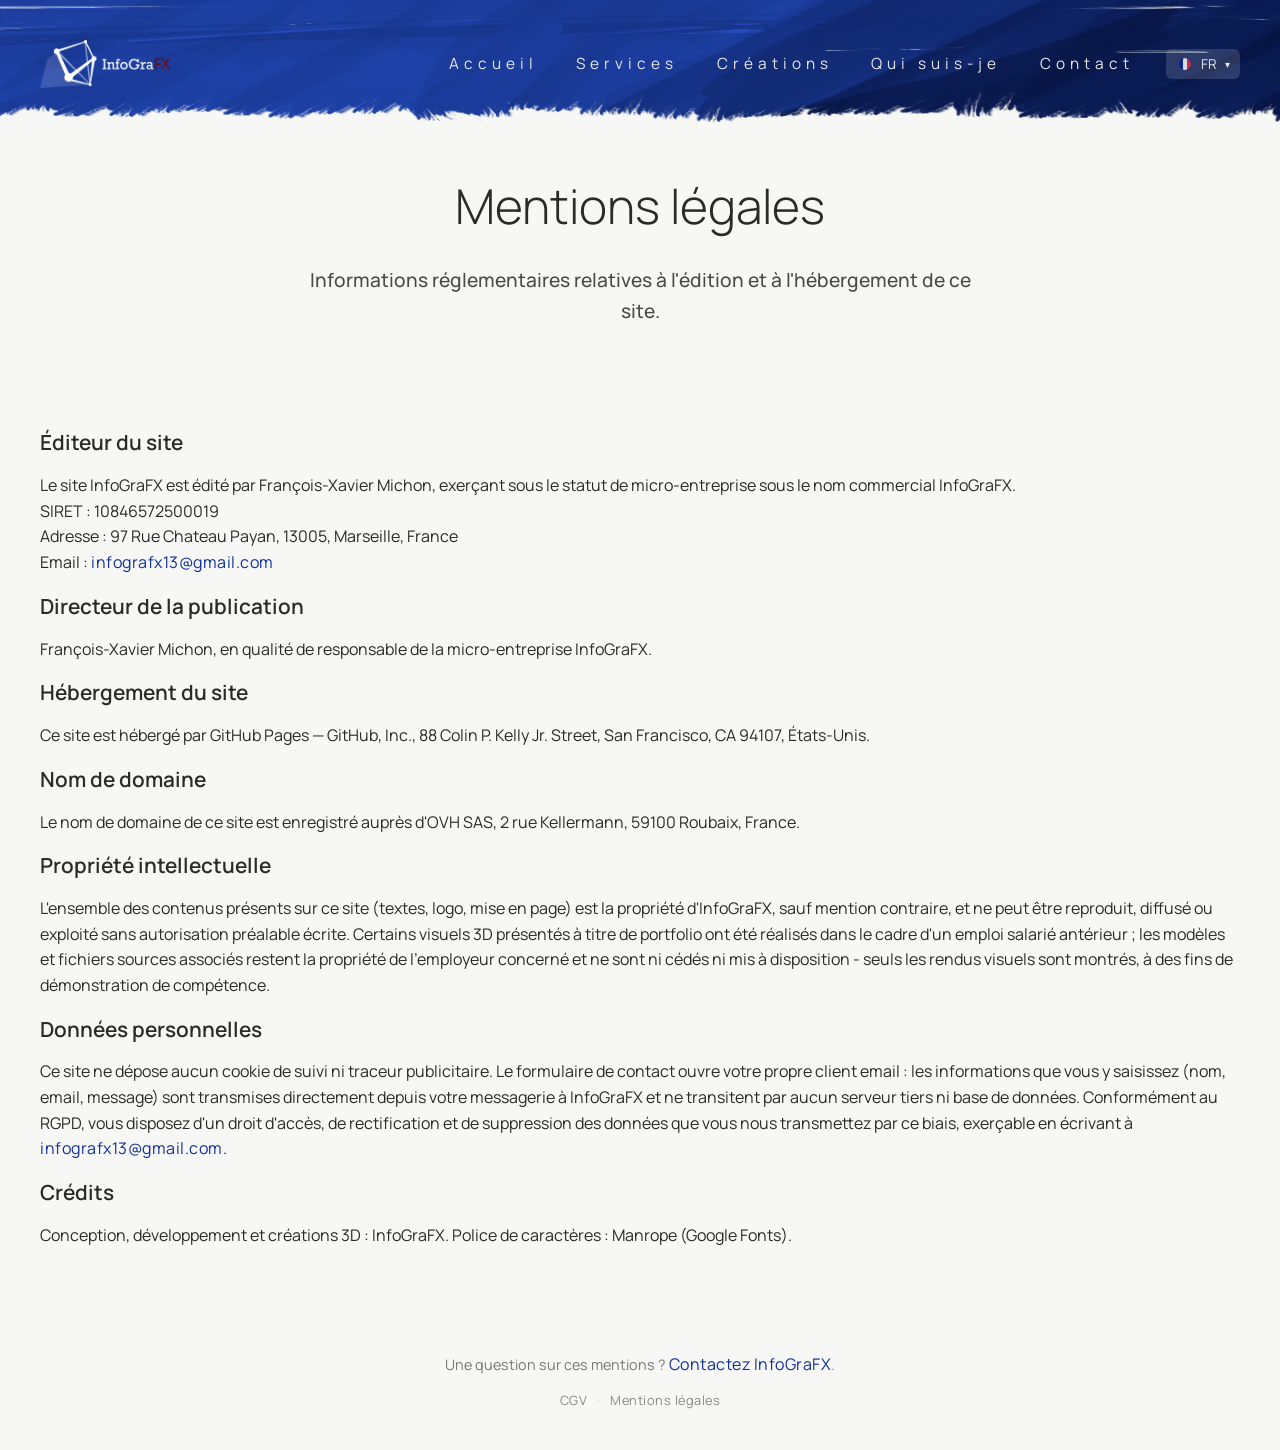
<file: mentions-legales.html>
<!DOCTYPE html>
<html lang="fr">
<head>
    <meta charset="UTF-8">
    <meta name="viewport" content="width=device-width, initial-scale=1.0">
    <title>Mentions légales – InfoGraFX</title>
    <meta name="description" content="Mentions légales du site InfoGraFX : éditeur, hébergement et informations réglementaires.">

    <link rel="stylesheet" href="./css/styles.css">
    <link rel="stylesheet" href="./css/components/MediaBlock.css">
    <link rel="stylesheet" href="./css/components/Lightbox.css">
    <link href="https://fonts.googleapis.com/css2?family=Manrope:wght@300;400;500;600&display=swap" rel="stylesheet">
</head>

<body>
<header>            
    <img src="./assets/Images/Logo/logo1BATD.png" class="minlogo" alt="InfoGraFX">
    <div class="headerRight">
        <nav>
            <a href="index.html" data-i18n="nav.home">Accueil</a>
            <a href="services.html" data-i18n="nav.services">Services</a>
            <a href="creations.html" data-i18n="nav.creations">Créations</a>
            <a href="apropos.html" data-i18n="nav.about">Qui suis-je</a>
            <a href="contact.html" data-i18n="nav.contact">Contact</a>
        </nav>
        <div class="langSwitch">
            <button type="button" class="langSwitchToggle" aria-haspopup="true" aria-expanded="false">
                <img src="./assets/Icons/lang_fr.png" alt="" class="flagIcon langCurrentFlag" onerror="this.style.display='none'" onload="this.style.display=''">
                <span class="langCurrent">FR</span>
                <span class="langCaret">▾</span>
            </button>
            <ul class="langMenu">
                <li><button type="button" class="langOption isActive" data-lang="fr"><img src="./assets/Icons/lang_fr.png" alt="" class="flagIcon" onerror="this.style.display='none'" onload="this.style.display=''"> Français</button></li>
                <li><button type="button" class="langOption" data-lang="en"><img src="./assets/Icons/lang_en.png" alt="" class="flagIcon" onerror="this.style.display='none'" onload="this.style.display=''"> English</button></li>
            </ul>
        </div>
    </div>
</header>

<section class="hero">
    <h1 data-i18n="legal.hero.title">Mentions légales</h1>
    <p class="heroTagline" data-i18n="legal.hero.tagline">Informations réglementaires relatives à l'édition et à l'hébergement de ce site.</p>
</section>

<section class="mediaBlock mediaBlockAnimated mediaBlockFromRight">
    <div class="mediaBlockText">
        <h2 class="mediaBlockSubTitle" data-i18n="legal.editor.title">Éditeur du site</h2>
        <p class="mediaBlockDescription" data-i18n="legal.editor.desc">
            Le site InfoGraFX est édité par François-Xavier Michon, exerçant sous le statut de micro-entreprise sous le nom commercial InfoGraFX.<br>
            SIRET : 10846572500019<br>
            Adresse : 97 Rue Chateau Payan, 13005, Marseille, France <br>
            Email : <a class= footerLink href="mailto:infografx13@gmail.com">infografx13@gmail.com</a>
        </p>

        <h2 class="mediaBlockSubTitle" data-i18n="legal.director.title">Directeur de la publication</h2>
        <p class="mediaBlockDescription" data-i18n="legal.director.desc">
            François-Xavier Michon, en qualité de responsable de la micro-entreprise InfoGraFX.
        </p>

        <h2 class="mediaBlockSubTitle" data-i18n="legal.hosting.title">Hébergement du site</h2>
        <p class="mediaBlockDescription" data-i18n="legal.hosting.desc">
            Ce site est hébergé par GitHub Pages — GitHub, Inc., 88 Colin P. Kelly Jr. Street, San Francisco, CA 94107, États-Unis.
        </p>

        <h2 class="mediaBlockSubTitle" data-i18n="legal.domain.title">Nom de domaine</h2>
        <p class="mediaBlockDescription" data-i18n="legal.domain.desc">
            Le nom de domaine de ce site est enregistré auprès d'OVH SAS, 2 rue Kellermann, 59100 Roubaix, France.
        </p>

        <h2 class="mediaBlockSubTitle" data-i18n="legal.ip.title">Propriété intellectuelle</h2>
        <p class="mediaBlockDescription" data-i18n="legal.ip.desc">
            L'ensemble des contenus présents sur ce site (textes, logo, mise en page) est la propriété d'InfoGraFX, sauf mention contraire, et ne peut être reproduit, diffusé ou exploité sans autorisation préalable écrite. Certains visuels 3D présentés à titre de portfolio ont été réalisés dans le cadre d'un emploi salarié antérieur ; les modèles et fichiers sources associés restent la propriété de l'employeur concerné et ne sont ni cédés ni mis à disposition - seuls les rendus visuels sont montrés, à des fins de démonstration de compétence.
        </p>

        <h2 class="mediaBlockSubTitle" data-i18n="legal.data.title">Données personnelles</h2>
        <p class="mediaBlockDescription" data-i18n="legal.data.desc">
            Ce site ne dépose aucun cookie de suivi ni traceur publicitaire. Le formulaire de contact ouvre votre propre client email : les informations que vous y saisissez (nom, email, message) sont transmises directement depuis votre messagerie à InfoGraFX et ne transitent par aucun serveur tiers ni base de données. Conformément au RGPD, vous disposez d'un droit d'accès, de rectification et de suppression des données que vous nous transmettez par ce biais, exerçable en écrivant à <a class= footerLink href="mailto:infografx13@gmail.com">infografx13@gmail.com</a>.
        </p>

        <h2 class="mediaBlockSubTitle" data-i18n="legal.credits.title">Crédits</h2>
        <p class="mediaBlockDescription" data-i18n="legal.credits.desc">
            Conception, développement et créations 3D : InfoGraFX. Police de caractères : Manrope (Google Fonts).
        </p>
    </div>
</section>

<footer>
    <p data-i18n="legal.footer.cta">Une question sur ces mentions ? <a class= footerLink href="contact.html" data-i18n="legal.footer.ctaLink">Contactez InfoGraFX</a>.</p>
    <p class="footerLegal">
        <a href="cvg.html" data-i18n="footer.cgv">CGV</a>
        <span>·</span>
        <a href="mentions-legales.html" data-i18n="footer.legal">Mentions légales</a>
    </p>
</footer>

<script type="module" src="./js/components/navToggle.js"></script>
<script type="module" src="./js/components/i18n.js"></script>
<script type="module" src="./js/main.js"></script>

</body>
</html>
</file>
<file: css/styles.css>
/* ------------------------------
   PALETTE ÉTENDUE
--------------------------------*/
:root {
    /* Nouveau thème blanc cassé */
    --col-bg: #f7f7f5;          /* Blanc cassé */
    --col-text: #2a2a2a;        /* Gris foncé élégant */
    --col-text-light: #4a4a4a;  /* Gris moyen */
    --col-border: #e0e0de;      /* Gris clair */
    --col-border-hover: #c8c8c6;

    /* Accent artistique */
    --col-accent: #7a5cff;      /* Violet créatif */
    --col-accent-dark: #5b3fd9;

    /* Ancienne palette (disponible si tu veux l’utiliser) */
    --col_black: #0f0f0f;
    --col_white: #e6e6e6;
    --col_grey: #333333;
    --col_orange: #eb6c1a;
    --col_yellow: #ffea76;
    --col_black2: #151515;
    --col_black3: #1a1a1a;
    --col_grey2: #555555;
    --col_light_blue:#96dcf8;
    --col_cyan_neon:#00E5FF;
    --col_night_blue: #0B0F26;
    --col_deep_blue: #0E3A66;
    --col_blue: #007bee;
    --col_blue_dark: #809dd2;
    --col_blue_dark2: #10319c;
    --col_blue_dark3: #0a1e5f;
}

/* ------------------------------
   RESET & BASE
--------------------------------*/
* {
    margin: 0;
    padding: 0;
    box-sizing: border-box;
}

html {
    /* Empêche tout débordement horizontal résiduel (image ou bloc trop large)
       de créer une barre de scroll latérale sur mobile. */
    overflow-x: hidden;
}

body {
    font-family: "Manrope", sans-serif;
    background-color: var(--col-bg);
    color: var(--col-text);
    line-height: 1.6;
    overflow-x: hidden;
}

img {
    max-width: 100%;
}

a {
    color: var(--col_blue_dark2);
    text-decoration: none;
    font-weight: 400;
    font-size: 1rem;
    letter-spacing: 0.5px;
    transition: opacity 0.2s ease;
}

.footerLink{color: var(--col_blue_dark2);
}

.footerLink:hover{color: var(--col_blue);
    text-decoration:underline ;  
      letter-spacing: 0.5px;

}

a:hover {
    color: var(--col_yellow);
    text-decoration: none;
    font-weight: 400;
text-decoration:underline ; 
   letter-spacing: 0.5px;
    transition: opacity 0.2s ease;
}

/* ------------------------------
   HEADER & NAV
--------------------------------*/
header {
    width: 100%;
    padding: 16px clamp(16px, 4vw, 40px);
    /* border-bottom: 1px solid var(--col-border); */
    position: sticky;
    top: 0;
    z-index:9999;
    display: flex;               /* ALIGNEMENT GLOBAL */
    align-items: center;         /* CENTRAGE VERTICAL */
    justify-content: space-between; /* LOGO À GAUCHE / NAV À DROITE */
    min-height: 128px;
    /* background: var(--col_blue_dark); */
    background: url("../assets/Layout/banniere1.png");
    background-size: cover;
    background-position: center;
    background-repeat: no-repeat;

}



.minlogo{
display: block;
    max-height: 48px;            /* NE DÉPASSE JAMAIS LE HEADER */
    width: auto;
    height: auto;
}
nav {
    display: flex;
    gap: clamp(16px, 3vw, 40px);
    justify-content: flex-end;
}

nav a {
    color: var(--col_white);
    text-decoration: none;
    font-weight: 400;
    font-size: clamp(0.95rem, 1.2vw, 1.2rem);
    letter-spacing: 5px;
    transition: opacity 0.2s ease;
    white-space: nowrap;
}

/* Bouton hamburger : injecté en JS (js/components/navToggle.js), caché par
   défaut, affiché uniquement sous le breakpoint mobile ci-dessous. */
.navToggle {
    display: none;
    flex-direction: column;
    justify-content: center;
    gap: 5px;
    width: 32px;
    height: 32px;
    border: none;
    background: transparent;
    cursor: pointer;
    padding: 0;
    z-index: 1001;
}

.navToggle span {
    display: block;
    width: 100%;
    height: 2px;
    background: var(--col_white);
    border-radius: 2px;
    transition: transform 0.25s ease, opacity 0.2s ease;
}

.navToggle.isOpen span:nth-child(1) {
    transform: translateY(7px) rotate(45deg);
}

.navToggle.isOpen span:nth-child(2) {
    opacity: 0;
}

.navToggle.isOpen span:nth-child(3) {
    transform: translateY(-7px) rotate(-45deg);
}

@media (max-width: 1024px) {
    .navToggle {
        display: flex;
    }

    .headerRight {
        gap: 12px;
    }

    .langSwitchToggle {
        padding: 6px 8px;
        font-size: 0.8rem;
    }

    nav {
        position: absolute;
        top: 80%;
        left: auto;
        right: 0;
        width: 200px;
        flex-direction: column;
        gap: 0;
        background: var(--col_blue_dark3);
        max-height: 0;
        overflow: hidden;
        transition: max-height 0.3s ease;
        border-bottom: none;
    }

    nav.navOpenState {
        max-height: 320px;
    }

    nav a {
        padding: 14px clamp(16px, 4vw, 40px);
        border-top: 1px solid rgba(255, 255, 255, 0.15);
        font-size: 1.05rem;
    }
}

nav a:hover {
    opacity:1;
        color: var(--col_yellow);
    text-decoration: none;
    font-weight: 400;
    text-decoration:dashed ;    
    letter-spacing: 5px;

}

/* ------------------------------
   SÉLECTEUR DE LANGUE
--------------------------------*/
.headerRight {
    display: flex;
    align-items: center;
    gap: clamp(12px, 2.5vw, 32px);
}

.langSwitch {
    position: relative;
}

.langSwitchToggle {
    display: flex;
    align-items: center;
    gap: 7px;
    background: rgba(255, 255, 255, 0.14);
    border: none;
    color: var(--col_white);
    padding: 6px 10px;
    border-radius: 6px;
    cursor: pointer;
    font-family: inherit;
    font-size: 0.85rem;
    letter-spacing: 0.5px;
    transition: background 0.2s ease;
}

.langSwitchToggle:hover {
    background: rgba(255, 255, 255, 0.24);
}

.langCaret {
    font-size: 0.65rem;
    transition: transform 0.2s ease;
}

.langSwitch.isOpen .langCaret {
    transform: rotate(180deg);
}

.langMenu {
    position: absolute;
    top: calc(100% + 8px);
    right: 0;
    background: #ffffff;
    border: 1px solid var(--col-border);
    border-radius: 8px;
    box-shadow: 0 12px 30px rgba(0, 0, 0, 0.18);
    list-style: none;
    min-width: 150px;
    padding: 6px;
    opacity: 0;
    visibility: hidden;
    transform: translateY(-6px);
    transition: opacity 0.15s ease, transform 0.15s ease;
    z-index: 1100;
}

.langSwitch.isOpen .langMenu {
    opacity: 1;
    visibility: visible;
    transform: translateY(0);
}

.langOption {
    display: flex;
    align-items: center;
    gap: 8px;
    width: 100%;
    background: none;
    border: none;
    padding: 8px 10px;
    border-radius: 5px;
    font-family: inherit;
    font-size: 0.9rem;
    color: var(--col-text);
    cursor: pointer;
    text-align: left;
}

.langOption:hover {
    background: var(--col-bg);
}

.langOption.isActive {
    font-weight: 700;
    color: var(--col_blue_dark2);
}

.flagIcon {
    width: 18px;
    height: 13px;
    object-fit: cover;
    border-radius: 2px;
    flex-shrink: 0;
}

/* ------------------------------
   HERO SECTION
--------------------------------*/
.hero {
    text-align: center;
    padding: clamp(24px, 5vw, 40px) 20px;
}

.hero h1 {
    font-size: clamp(2rem, 6vw, 3rem);
    font-weight: 300;
    margin-bottom: 20px;
}



.hero p {
    font-size: clamp(1rem, 2.2vw, 1.2rem);
    max-width: 700px;
    margin: 0 auto;
    /* margin-top: 1rem; */
    color: var(--col-text-light);
}

/* ------------------------------
   CARDS SECTION
--------------------------------*/
.cards {
    display: grid;
    grid-template-columns: repeat(auto-fit, minmax(260px, 1fr));
    gap: clamp(20px, 4vw, 40px);
    padding: clamp(20px, 4vw, 40px);
    max-width: 1600px;
    margin: 0 auto;
}

.card {
    background: #ffffff;
    border: 1px solid var(--col-border);
    padding: 20px;
    border-radius: 6px;
    transition: transform 0.2s ease, border-color 0.2s ease;
}

.card:hover {
    transform: translateY(-6px);
    border-color: var(--col-border-hover);
}

.card img {
    width: 100%;
    height: 160px;
    object-fit: cover;
    border-radius: 4px;
    margin-bottom: 15px;
}

.card h2 {
    font-size: 1.4rem;
    font-weight: 400;
    margin-bottom: 10px;
}

.card p {
    font-size: 0.95rem;
    margin-bottom: 20px;
    color: var(--col-text-light);
}

.card a {
    display: inline-block;
    padding: 10px 16px;
    background: var(--col-text);
    color: #ffffff;
    text-decoration: none;
    font-weight: 400;
    border-radius: 4px;
    transition: opacity 0.2s ease;
}

.card a:hover {
    opacity: 0.7;
}

/* ------------------------------
   FOOTER
--------------------------------*/
footer {
    text-align: center;
    padding: clamp(24px, 5vw, 40px) 20px;
    color: #777;
    font-size: 0.9rem;
}

.footerLegal {
    margin-top: 12px;
    font-size: 0.8rem;
    color: #999;
    display: flex;
    flex-wrap: wrap;
    justify-content: center;
    gap: 6px 10px;
}

.footerLegal a {
    color: #888;
    font-size: 0.8rem;
}

.footerLegal span {
    color: #ccc;
}


/* ------------------------------
   HERO — bouton d'appel à l'action
--------------------------------*/
.heroTagline {
    font-size: 1.3rem;
    font-weight: 500;
    color: var(--col-text);
    max-width: 700px;
    margin: 0 auto 10px;
}

.heroCta {
    display: inline-block;
    margin-top: 30px;
    padding: 14px 28px;
    background: var(--col_blue_dark2);
    color: #ffffff;
    text-decoration: none;
    font-weight: 500;
    border-radius: 4px;
    transition: background 0.2s ease;
}

.heroCta:hover {
    background: var(--col_blue_dark3);
}

/* ------------------------------
   PILIERS DE SERVICES (accueil)
--------------------------------*/
.pillars {
    display: grid;
    grid-template-columns: repeat(auto-fit, minmax(260px, 1fr));
    gap: 30px;
    max-width: 1200px;
    margin: 0 auto;
    padding: 20px clamp(16px, 4vw, 40px) 80px;
}

.pillarCard {
    background: #ffffff;
    border: 1px solid var(--col-border);
    border-radius: 6px;
    padding: 28px;
    display: flex;
    flex-direction: column;
    gap: 12px;
}

.pillarLabel {
    text-transform: uppercase;
    font-size: 0.75rem;
    letter-spacing: 1px;
    color: var(--col_blue);
    font-weight: 600;
}

.pillarCard h2 {
    font-size: 1.3rem;
    min-height: 4rem;
    font-weight: 600;
}

.pillarCard p {
    color: var(--col-text-light);
    font-size: 0.95rem;
    flex-grow: 1;

}

.pillarCard a {
    color: var(--col_blue_dark2);
    text-decoration: none;
    font-weight: 500;
}

.pillarCard a:hover {
    text-decoration: underline;
}

/* ------------------------------
   TITRE DE SECTION (services.html)
--------------------------------*/
.sectionTitle {
    padding: 10px clamp(16px, 4vw, 40px) 16px;
    font-size: clamp(1.3rem, 5vw, 2rem);
    font-weight: 600;
    background-color: var(--col_blue_dark2);
    color: var(--col_white);
}

/* IMAGE — entre 40% et 66% selon sa taille réelle */
.logo {
    flex: 0 1 auto;          /* image prend l’espace qu’elle peut */
    max-height: clamp(120px, 30vh, 220px);        /* jamais trop haute, jamais minuscule */
    width: auto;
    height: auto;
    object-fit: contain;     /* image entière */
    object-position: left;   /* collée au bord */
    background: var(--col-bg);        /* bandes propres */
}

/* ------------------------------
   FORMULAIRE DE CONTACT
--------------------------------*/
.contactWrapper {
    display: grid;
    grid-template-columns: 2fr 1fr;
    gap: 60px;
    max-width: 1000px;
    margin: 0 auto;
    padding: 20px 40px 80px;
}

.contactForm {
    display: flex;
    flex-direction: column;
    justify-self: center;
    width: 100%;
    max-width: 500px;
        gap: 6px;
}

.contactForm label {
    font-size: 0.9rem;
    font-weight: 600;
    margin-top: 12px;
}

.contactForm input,
.contactForm select,
.contactForm textarea {
    padding: 10px 12px;
    border: 1px solid var(--col-border);
    border-radius: 4px;
    font-family: inherit;
    font-size: 1rem;
    background: #ffffff;
    color: var(--col-text);
}

.contactForm button {
    margin-top: 20px;
    padding: 12px 20px;
    background: var(--col_blue_dark2);
    color: #ffffff;
    border: none;
    border-radius: 4px;
    font-weight: 500;
    cursor: pointer;
    transition: background 0.2s ease;
}

.contactForm button:hover {
    background: var(--col_blue_dark3);
}

.mailtoNote {
    grid-column: 1 / -1;
    font-size: 0.85rem;
    color: var(--col-text-light);
    margin-top: -30px;
}

.contactInfo h2 {
    font-size: 1.1rem;
    margin-bottom: 12px;
}

.contactInfo p {
    margin-bottom: 8px;
    color: var(--col-text-light);
}

.legalNote {
    font-size: 0.8rem;
    color: #999;
    margin-top: 20px;
}

@media (max-width: 700px) {
    .contactWrapper {
        grid-template-columns: 1fr;
    }
}
</file>
<file: css/components/MediaBlock.css>
/* ============================
   MEDIA BLOCK — TEXTE 1/3 + GROUPE D'IMAGES
   Nouvelle méthodologie : le texte occupe une largeur fixe (≈1/3),
   les images (1, 2 ou plus, portrait ou paysage) sont regroupées dans
   un conteneur à hauteur commune, réparties à parts égales en largeur
   et recadrées (object-fit: cover) pour toujours garder la même
   hauteur, les mêmes coins arrondis et un espacement régulier —
   quelle que soit leur résolution ou leur orientation d'origine.
============================ */

.mediaBlock {
    display: flex;
    align-items: stretch;
    width: 100%;
    max-width: 1400px;
    margin: 0 auto;
    padding: clamp(32px, 6vw, 64px) clamp(16px, 4vw, 40px);
    gap: clamp(24px, 4vw, 48px);
}

/* ORDRE TEXTE / IMAGES (desktop) */
.mediaBlockFromRight .mediaBlockText { order: 0; }
.mediaBlockFromRight .mediaBlockMediaGroup { order: 1; }

.mediaBlockFromLeft .mediaBlockMediaGroup { order: 0; }
.mediaBlockFromLeft .mediaBlockText { order: 1; }

/* TEXTE — largeur fixe à ~1/3 du bloc */
.mediaBlockText {
    flex: 0 0 33%;
    max-width: 33%;
    display: flex;
    flex-direction: column;
    justify-content: center;
    gap: 18px;
}

.mediaBlockTitle {
    margin: 0;
    padding: 0;
    font-size: clamp(1.4rem, 2.4vw, 2rem);
    font-weight: 700;
    line-height: 1.2;
    text-align: left;
}

.mediaBlockSubTitle
{
    margin: 0;
    padding: 0;
    line-height: 1.2;
    text-align: left;
    font-size: clamp(1.3rem, 2.4vw, 1.3rem);
    font-weight: 600;
}

.mediaBlockDescription {
    margin: 0;
    padding: 0;
    font-size: 1rem;
    line-height: 1.6;
    text-align: left;
}

/* Bloc texte seul (pas d'images dans ce mediaBlock) : le texte prend
   toute la largeur au lieu de rester coincé à 33%. */
.mediaBlock:has(.mediaBlockText:only-child) .mediaBlockText {
    flex: 1 1 100%;
    max-width: 100%;
}

/* GROUPE D'IMAGES — hauteur commune, réparties à parts égales,
   peu importe leur nombre ou leur orientation d'origine */
.mediaBlockMediaGroup {
    flex: 1 1 auto;
    display: flex;
    align-items: stretch;
    justify-content: center;
    gap: clamp(10px, 1.5vw, 20px);
    height: clamp(220px, 30vw, 420px);
    min-width: 0;
}

.mediaBlockMedia {
    flex: 1 1 0;
    min-width: 0;
    width: 100%;
    height: 100%;
    object-fit: cover;
    border-radius: 14px;
    background: var(--col-border);
}

/* Une seule image dans le groupe : on ne crop pas. On respecte la
   hauteur commune et on laisse la largeur s'ajuster à son propre ratio
   (object-fit: contain) plutôt que de forcer un remplissage qui
   couperait une image carrée ou portrait.
   Détection via :has() (moderne) ET via la classe explicite
   .mediaBlockMediaGroupSingle posée en HTML (garantie tous navigateurs). */
.mediaBlockMediaGroup:has(> img:only-child),
.mediaBlockMediaGroupSingle {
    justify-content: center;
}

.mediaBlockMediaGroup:has(> img:only-child) .mediaBlockMedia,
.mediaBlockMediaGroupSingle .mediaBlockMedia {
    flex: 0 1 auto;
    width: auto;
    max-width: 100%;
    object-fit: contain;
    background: #ffffff;
}

/* ============================
   RESPONSIVE — MOBILE
   Le texte passe toujours au-dessus (lisibilité en premier), les images
   en dessous sur toute la largeur, hauteur réduite et fixe.
============================ */
@media (max-width: 820px) {
    .mediaBlock {
        flex-direction: column;
        gap: 20px;
    }

    .mediaBlockFromRight .mediaBlockText,
    .mediaBlockFromLeft .mediaBlockText {
        order: 0;
    }

    .mediaBlockFromRight .mediaBlockMediaGroup,
    .mediaBlockFromLeft .mediaBlockMediaGroup {
        order: 1;
    }

    .mediaBlockText {
        flex: 1 1 100%;
        max-width: 100%;
    }

    .mediaBlockMediaGroup {
        flex: 1 1 100%;
        height: 260px;
    }
}

/* ============================
   ANIMATION AU SCROLL — appliquée au groupe d'images entier
============================ */
.mediaBlockFromRight .mediaBlockMediaGroup {
    opacity: 0;
    transform: translateX(6%);
    transition:
        opacity 0.6s ease-out,
        transform 0.9s cubic-bezier(0.16, 1.2, 0.3, 1);
}

.mediaBlockFromRight .mediaBlockMediaGroup.visible {
    opacity: 1;
    transform: translateX(0);
}

.mediaBlockFromRight .mediaBlockMediaGroup.exit {
    opacity: 0;
    transform: translateX(6%);
}

.mediaBlockFromLeft .mediaBlockMediaGroup {
    opacity: 0;
    transform: translateX(-6%);
    transition:
        opacity 0.6s ease-out,
        transform 0.9s cubic-bezier(0.16, 1.2, 0.3, 1);
}

.mediaBlockFromLeft .mediaBlockMediaGroup.visible {
    opacity: 1;
    transform: translateX(0);
}

.mediaBlockFromLeft .mediaBlockMediaGroup.exit {
    opacity: 0;
    transform: translateX(-6%);
}

@media (prefers-reduced-motion: reduce) {
    .mediaBlockMediaGroup {
        transition: none;
    }
}
</file>
